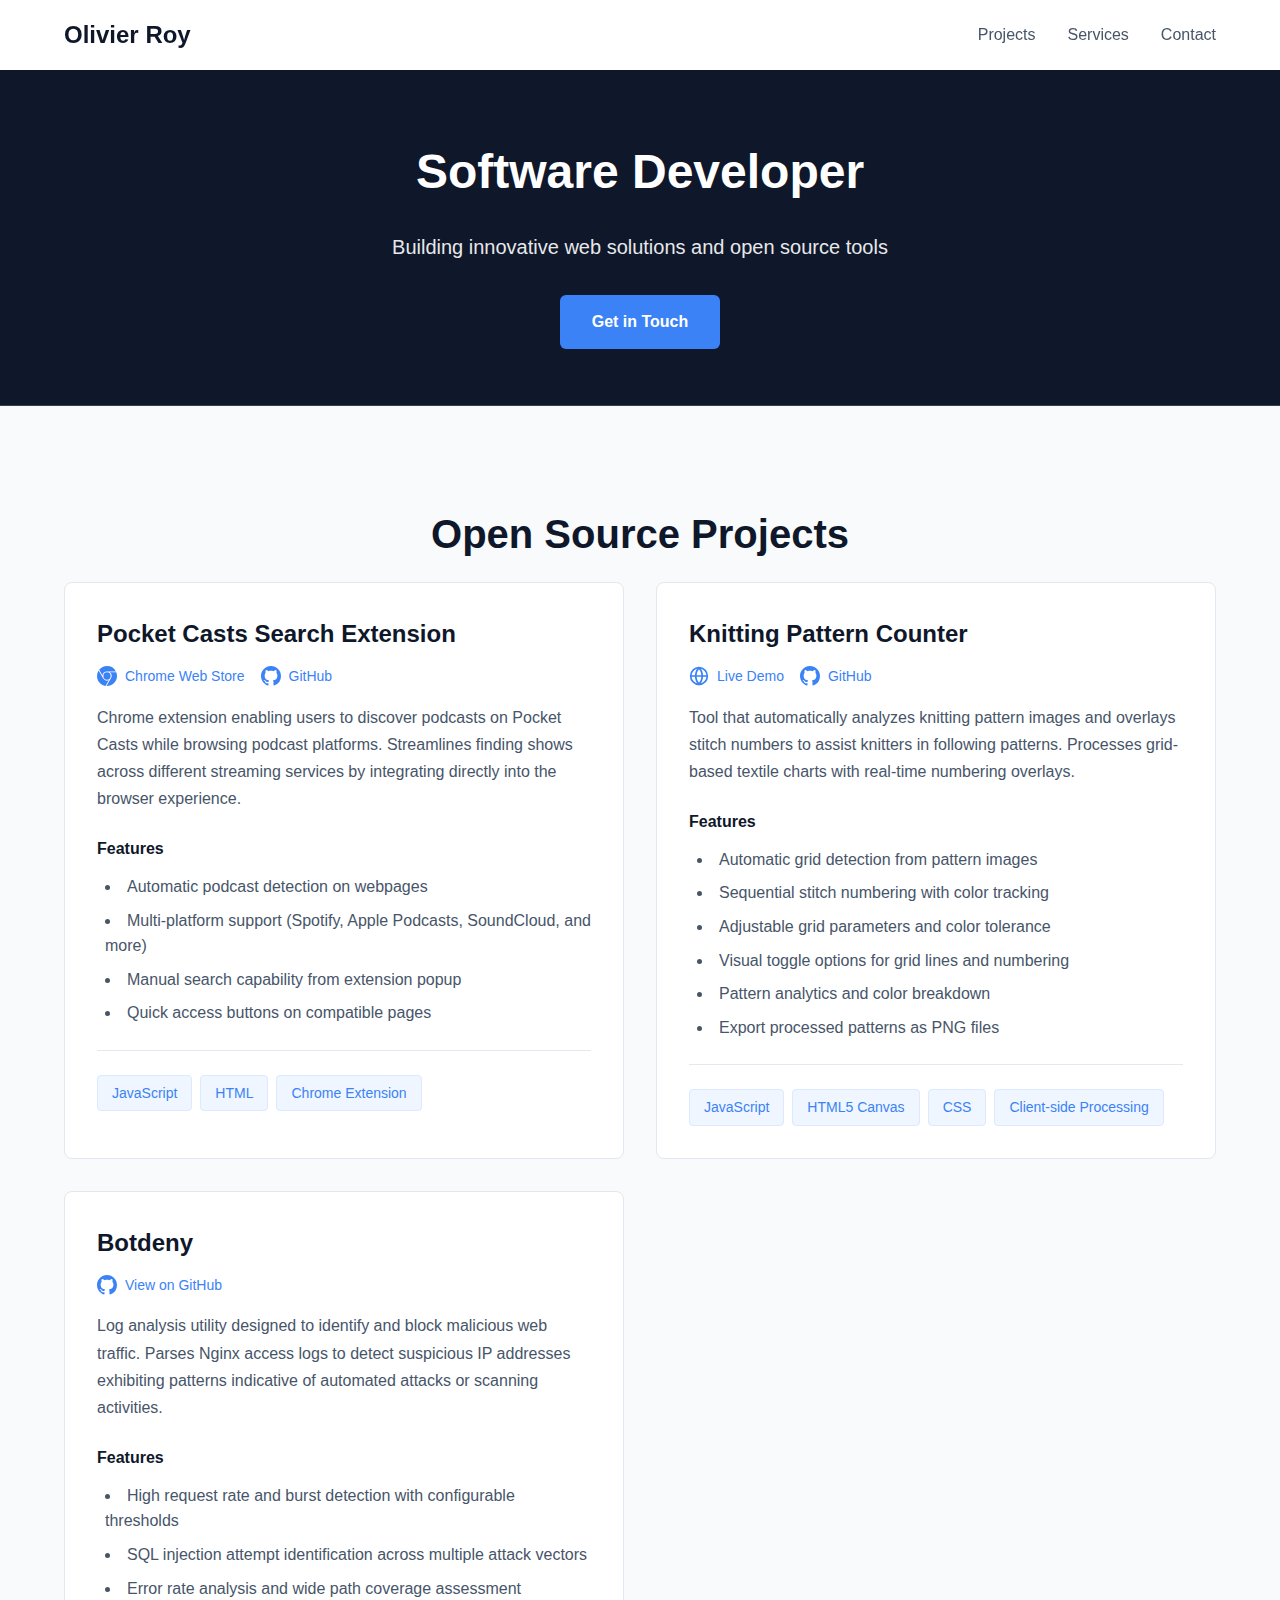
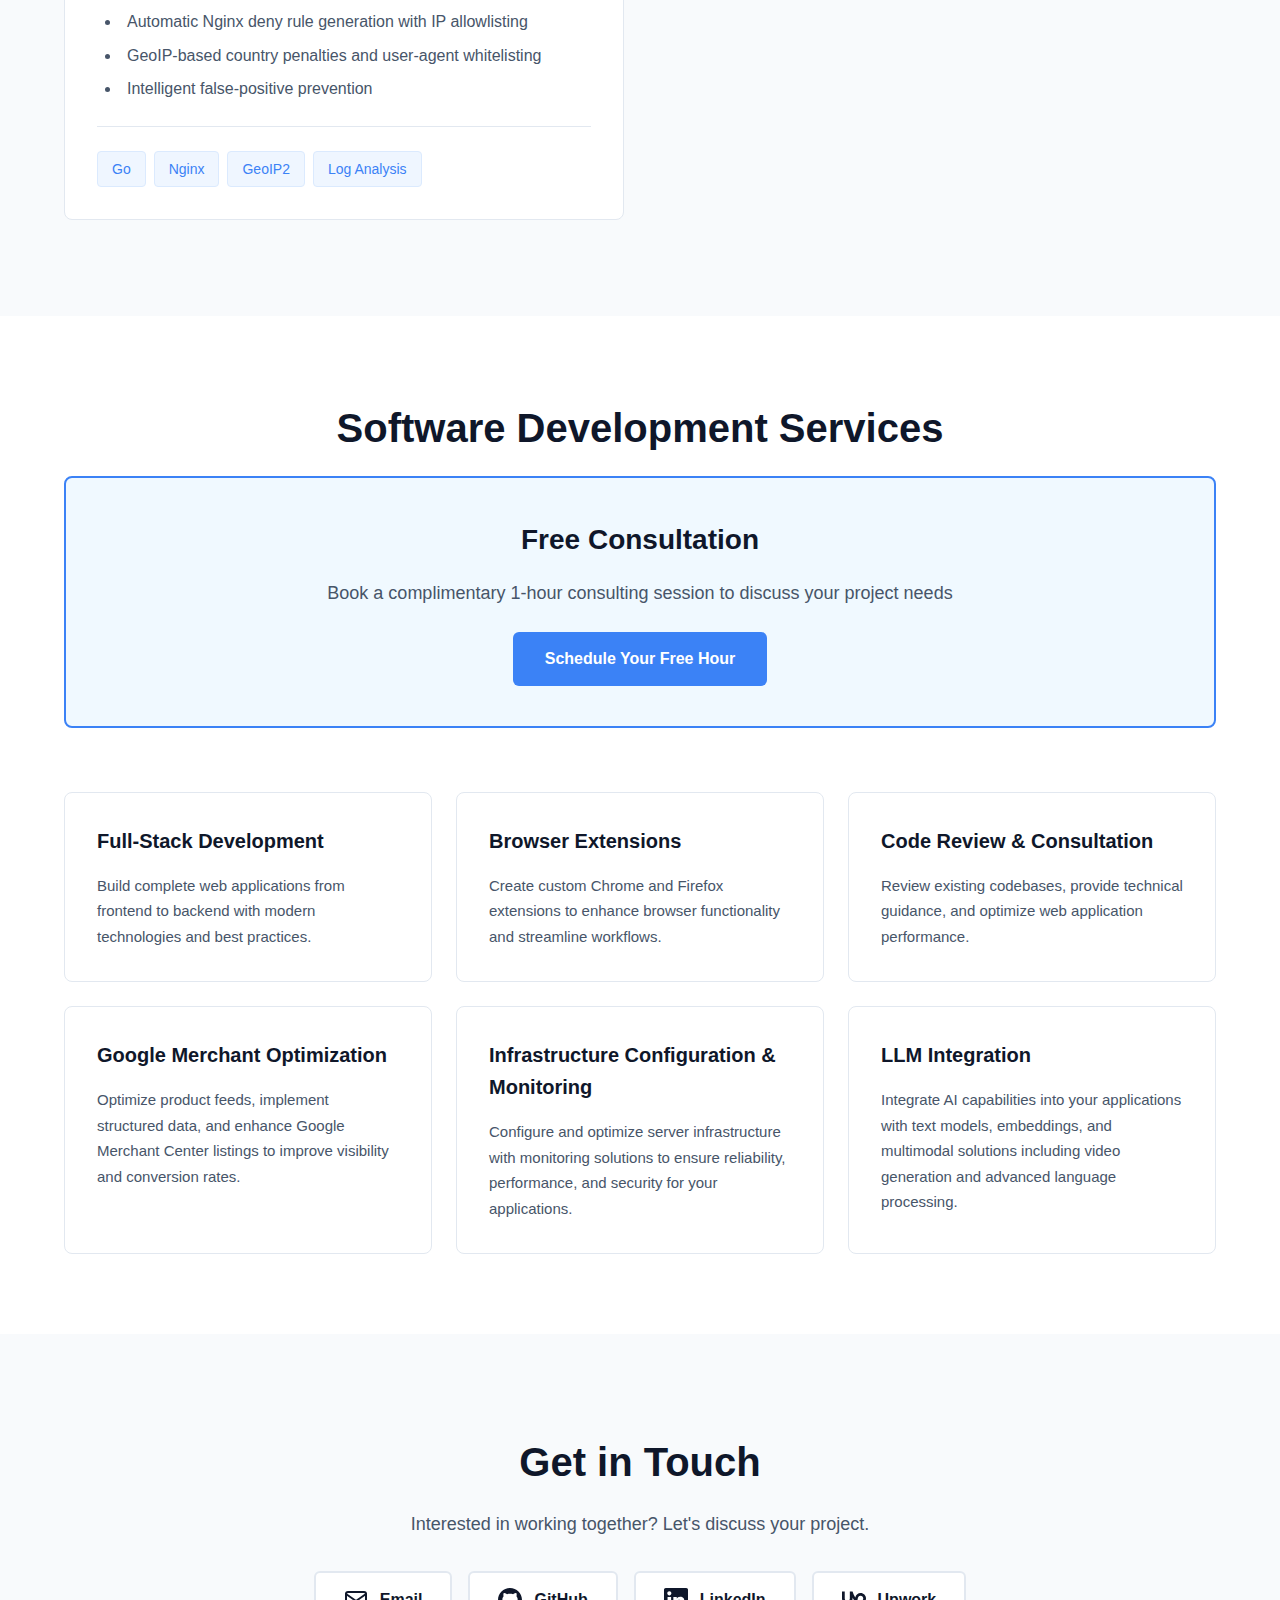
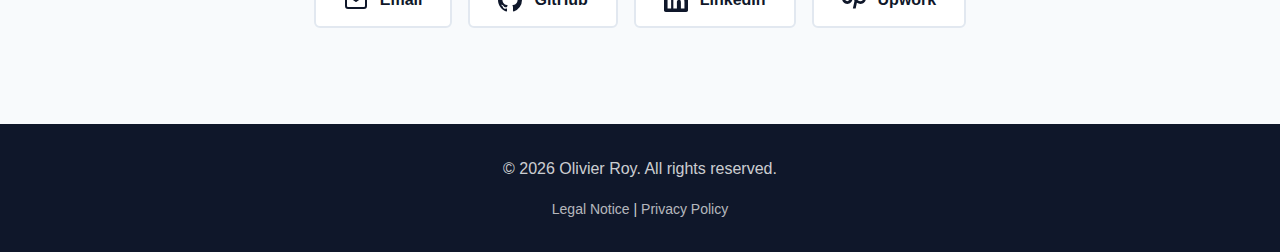
<file: index.html>
<!DOCTYPE html>
<html lang="en">
<head>
    <meta charset="UTF-8">
    <meta name="viewport" content="width=device-width, initial-scale=1.0">
    <title>Olivier Roy - Software Developer</title>
    <link rel="icon" type="image/svg+xml" href="favicon.svg">
    <link rel="stylesheet" href="styles.css">
</head>
<body>
    <header>
        <nav>
            <h1>Olivier Roy</h1>
            <ul>
                <!--<li><a href="#about">About</a></li>-->
                <li><a href="#projects">Projects</a></li>
                <li><a href="#services">Services</a></li>
                <li><a href="#contact">Contact</a></li>
            </ul>
        </nav>
    </header>

    <main>
        <section id="hero">
            <div class="hero-content">
                <h2>Software Developer</h2>
                <p>Building innovative web solutions and open source tools</p>
                <a href="#contact" class="cta-button">Get in Touch</a>
            </div>
        </section>

        <!--
        <section id="about">
            <div class="container">
                <h2>About Me</h2>
                <p>I'm a software developer passionate about creating practical, user-focused applications. I build tools that solve real problems and contribute to the open source community.</p>
            </div>
        </section>
        -->

        <section id="projects">
            <div class="container">
                <h2>Open Source Projects</h2>

                <div class="project-grid">
                    <article class="project-card">
                        <div class="project-header">
                            <h3>Pocket Casts Search Extension</h3>
                            <div class="project-links">
                                <a href="https://chromewebstore.google.com/detail/pocket-casts-search/hlpijedkipcldggdacalmagojpelmmof" target="_blank" rel="noopener noreferrer">
                                    <svg width="20" height="20" viewBox="0 0 24 24" fill="currentColor">
                                        <path d="M12 0C8.21 0 4.831 1.757 2.632 4.501l3.953 6.848A5.454 5.454 0 0 1 12 6.545h10.691A12 12 0 0 0 12 0zM1.931 5.47A11.943 11.943 0 0 0 0 12c0 6.012 4.42 10.991 10.189 11.864l3.953-6.847a5.45 5.45 0 0 1-6.865-2.29zm13.342 2.166a5.446 5.446 0 0 1 1.45 7.09l.002.001h-.002l-5.344 9.257c.206.01.413.016.621.016 6.627 0 12-5.373 12-12 0-1.54-.29-3.011-.818-4.364zM12 16.364a4.364 4.364 0 1 1 0-8.728 4.364 4.364 0 0 1 0 8.728z"/>
                                    </svg>
                                    Chrome Web Store
                                </a>
                                <a href="https://github.com/olivierroy/pocketcasts-search" target="_blank" rel="noopener noreferrer">
                                    <svg width="20" height="20" viewBox="0 0 16 16" fill="currentColor">
                                        <path d="M8 0C3.58 0 0 3.58 0 8c0 3.54 2.29 6.53 5.47 7.59.4.07.55-.17.55-.38 0-.19-.01-.82-.01-1.49-2.01.37-2.53-.49-2.69-.94-.09-.23-.48-.94-.82-1.13-.28-.15-.68-.52-.01-.53.63-.01 1.08.58 1.23.82.72 1.21 1.87.87 2.33.66.07-.52.28-.87.51-1.07-1.78-.2-3.64-.89-3.64-3.95 0-.87.31-1.59.82-2.15-.08-.2-.36-1.02.08-2.12 0 0 .67-.21 2.2.82.64-.18 1.32-.27 2-.27.68 0 1.36.09 2 .27 1.53-1.04 2.2-.82 2.2-.82.44 1.1.16 1.92.08 2.12.51.56.82 1.27.82 2.15 0 3.07-1.87 3.75-3.65 3.95.29.25.54.73.54 1.48 0 1.07-.01 1.93-.01 2.2 0 .21.15.46.55.38A8.013 8.013 0 0016 8c0-4.42-3.58-8-8-8z"/>
                                    </svg>
                                    GitHub
                                </a>
                            </div>
                        </div>
                        <p class="project-description">Chrome extension enabling users to discover podcasts on Pocket Casts while browsing podcast platforms. Streamlines finding shows across different streaming services by integrating directly into the browser experience.</p>

                        <div class="project-features">
                            <h4>Features</h4>
                            <ul>
                                <li>Automatic podcast detection on webpages</li>
                                <li>Multi-platform support (Spotify, Apple Podcasts, SoundCloud, and more)</li>
                                <li>Manual search capability from extension popup</li>
                                <li>Quick access buttons on compatible pages</li>
                            </ul>
                        </div>

                        <div class="tech-stack">
                            <span class="tech-tag">JavaScript</span>
                            <span class="tech-tag">HTML</span>
                            <span class="tech-tag">Chrome Extension</span>
                        </div>
                    </article>

                    <article class="project-card">
                        <div class="project-header">
                            <h3>Knitting Pattern Counter</h3>
                            <div class="project-links">
                                <a href="http://knitting.olivierroy.dev/" target="_blank" rel="noopener noreferrer">
                                    <svg width="20" height="20" viewBox="0 0 24 24" fill="none" stroke="currentColor" stroke-width="2" stroke-linecap="round" stroke-linejoin="round">
                                        <circle cx="12" cy="12" r="10"></circle>
                                        <line x1="2" y1="12" x2="22" y2="12"></line>
                                        <path d="M12 2a15.3 15.3 0 0 1 4 10 15.3 15.3 0 0 1-4 10 15.3 15.3 0 0 1-4-10 15.3 15.3 0 0 1 4-10z"></path>
                                    </svg>
                                    Live Demo
                                </a>
                                <a href="https://github.com/olivierroy/knitting_counter" target="_blank" rel="noopener noreferrer">
                                    <svg width="20" height="20" viewBox="0 0 16 16" fill="currentColor">
                                        <path d="M8 0C3.58 0 0 3.58 0 8c0 3.54 2.29 6.53 5.47 7.59.4.07.55-.17.55-.38 0-.19-.01-.82-.01-1.49-2.01.37-2.53-.49-2.69-.94-.09-.23-.48-.94-.82-1.13-.28-.15-.68-.52-.01-.53.63-.01 1.08.58 1.23.82.72 1.21 1.87.87 2.33.66.07-.52.28-.87.51-1.07-1.78-.2-3.64-.89-3.64-3.95 0-.87.31-1.59.82-2.15-.08-.2-.36-1.02.08-2.12 0 0 .67-.21 2.2.82.64-.18 1.32-.27 2-.27.68 0 1.36.09 2 .27 1.53-1.04 2.2-.82 2.2-.82.44 1.1.16 1.92.08 2.12.51.56.82 1.27.82 2.15 0 3.07-1.87 3.75-3.65 3.95.29.25.54.73.54 1.48 0 1.07-.01 1.93-.01 2.2 0 .21.15.46.55.38A8.013 8.013 0 0016 8c0-4.42-3.58-8-8-8z"/>
                                    </svg>
                                    GitHub
                                </a>
                            </div>
                        </div>
                        <p class="project-description">Tool that automatically analyzes knitting pattern images and overlays stitch numbers to assist knitters in following patterns. Processes grid-based textile charts with real-time numbering overlays.</p>

                        <div class="project-features">
                            <h4>Features</h4>
                            <ul>
                                <li>Automatic grid detection from pattern images</li>
                                <li>Sequential stitch numbering with color tracking</li>
                                <li>Adjustable grid parameters and color tolerance</li>
                                <li>Visual toggle options for grid lines and numbering</li>
                                <li>Pattern analytics and color breakdown</li>
                                <li>Export processed patterns as PNG files</li>
                            </ul>
                        </div>

                        <div class="tech-stack">
                            <span class="tech-tag">JavaScript</span>
                            <span class="tech-tag">HTML5 Canvas</span>
                            <span class="tech-tag">CSS</span>
                            <span class="tech-tag">Client-side Processing</span>
                        </div>
                    </article>

                    <article class="project-card">
                        <div class="project-header">
                            <h3>Botdeny</h3>
                            <div class="project-links">
                                <a href="https://github.com/olivierroy/botdeny" target="_blank" rel="noopener noreferrer">
                                    <svg width="20" height="20" viewBox="0 0 16 16" fill="currentColor">
                                        <path d="M8 0C3.58 0 0 3.58 0 8c0 3.54 2.29 6.53 5.47 7.59.4.07.55-.17.55-.38 0-.19-.01-.82-.01-1.49-2.01.37-2.53-.49-2.69-.94-.09-.23-.48-.94-.82-1.13-.28-.15-.68-.52-.01-.53.63-.01 1.08.58 1.23.82.72 1.21 1.87.87 2.33.66.07-.52.28-.87.51-1.07-1.78-.2-3.64-.89-3.64-3.95 0-.87.31-1.59.82-2.15-.08-.2-.36-1.02.08-2.12 0 0 .67-.21 2.2.82.64-.18 1.32-.27 2-.27.68 0 1.36.09 2 .27 1.53-1.04 2.2-.82 2.2-.82.44 1.1.16 1.92.08 2.12.51.56.82 1.27.82 2.15 0 3.07-1.87 3.75-3.65 3.95.29.25.54.73.54 1.48 0 1.07-.01 1.93-.01 2.2 0 .21.15.46.55.38A8.013 8.013 0 0016 8c0-4.42-3.58-8-8-8z"/>
                                    </svg>
                                    View on GitHub
                                </a>
                            </div>
                        </div>
                        <p class="project-description">Log analysis utility designed to identify and block malicious web traffic. Parses Nginx access logs to detect suspicious IP addresses exhibiting patterns indicative of automated attacks or scanning activities.</p>

                        <div class="project-features">
                            <h4>Features</h4>
                            <ul>
                                <li>High request rate and burst detection with configurable thresholds</li>
                                <li>SQL injection attempt identification across multiple attack vectors</li>
                                <li>Error rate analysis and wide path coverage assessment</li>
                                <li>Automatic Nginx deny rule generation with IP allowlisting</li>
                                <li>GeoIP-based country penalties and user-agent whitelisting</li>
                                <li>Intelligent false-positive prevention</li>
                            </ul>
                        </div>

                        <div class="tech-stack">
                            <span class="tech-tag">Go</span>
                            <span class="tech-tag">Nginx</span>
                            <span class="tech-tag">GeoIP2</span>
                            <span class="tech-tag">Log Analysis</span>
                        </div>
                    </article>
                </div>
            </div>
        </section>

        <section id="services">
            <div class="container">
                <h2>Software Development Services</h2>

                <div class="consulting-offer">
                    <h3>Free Consultation</h3>
                    <p>Book a complimentary 1-hour consulting session to discuss your project needs</p>
                    <a href="https://calendar.app.google/ZnCX8yU1MJePJq5c6" target="_blank" rel="noopener noreferrer" class="cta-button">
                        Schedule Your Free Hour
                    </a>
                </div>

                <div class="services-grid">
                    <div class="service-card">
                        <h3>Full-Stack Development</h3>
                        <p>Build complete web applications from frontend to backend with modern technologies and best practices.</p>
                    </div>
                    <div class="service-card">
                        <h3>Browser Extensions</h3>
                        <p>Create custom Chrome and Firefox extensions to enhance browser functionality and streamline workflows.</p>
                    </div>
                    <div class="service-card">
                        <h3>Code Review & Consultation</h3>
                        <p>Review existing codebases, provide technical guidance, and optimize web application performance.</p>
                    </div>
                    <div class="service-card">
                        <h3>Google Merchant Optimization</h3>
                        <p>Optimize product feeds, implement structured data, and enhance Google Merchant Center listings to improve visibility and conversion rates.</p>
                    </div>
                    <div class="service-card">
                        <h3>Infrastructure Configuration & Monitoring</h3>
                        <p>Configure and optimize server infrastructure with monitoring solutions to ensure reliability, performance, and security for your applications.</p>
                    </div>
                    <div class="service-card">
                        <h3>LLM Integration</h3>
                        <p>Integrate AI capabilities into your applications with text models, embeddings, and multimodal solutions including video generation and advanced language processing.</p>
                    </div>
                </div>
            </div>
        </section>

        <section id="contact">
            <div class="container">
                <h2>Get in Touch</h2>
                <p>Interested in working together? Let's discuss your project.</p>
                <div class="contact-links">
                    <a href="mailto:contact@olivierroy.dev" class="contact-button">
                        <svg width="24" height="24" viewBox="0 0 24 24" fill="none" stroke="currentColor" stroke-width="2" stroke-linecap="round" stroke-linejoin="round">
                            <path d="M4 4h16c1.1 0 2 .9 2 2v12c0 1.1-.9 2-2 2H4c-1.1 0-2-.9-2-2V6c0-1.1.9-2 2-2z"></path>
                            <polyline points="22,6 12,13 2,6"></polyline>
                        </svg>
                        Email
                    </a>
                    <a href="https://github.com/olivierroy" target="_blank" rel="noopener noreferrer" class="contact-button">
                        <svg width="24" height="24" viewBox="0 0 16 16" fill="currentColor">
                            <path d="M8 0C3.58 0 0 3.58 0 8c0 3.54 2.29 6.53 5.47 7.59.4.07.55-.17.55-.38 0-.19-.01-.82-.01-1.49-2.01.37-2.53-.49-2.69-.94-.09-.23-.48-.94-.82-1.13-.28-.15-.68-.52-.01-.53.63-.01 1.08.58 1.23.82.72 1.21 1.87.87 2.33.66.07-.52.28-.87.51-1.07-1.78-.2-3.64-.89-3.64-3.95 0-.87.31-1.59.82-2.15-.08-.2-.36-1.02.08-2.12 0 0 .67-.21 2.2.82.64-.18 1.32-.27 2-.27.68 0 1.36.09 2 .27 1.53-1.04 2.2-.82 2.2-.82.44 1.1.16 1.92.08 2.12.51.56.82 1.27.82 2.15 0 3.07-1.87 3.75-3.65 3.95.29.25.54.73.54 1.48 0 1.07-.01 1.93-.01 2.2 0 .21.15.46.55.38A8.013 8.013 0 0016 8c0-4.42-3.58-8-8-8z"/>
                        </svg>
                        GitHub
                    </a>
                    <a href="https://www.linkedin.com/in/olivier-roy-b060211b6/" target="_blank" rel="noopener noreferrer" class="contact-button">
                        <svg width="24" height="24" viewBox="0 0 24 24" fill="currentColor">
                            <path d="M20.447 20.452h-3.554v-5.569c0-1.328-.027-3.037-1.852-3.037-1.853 0-2.136 1.445-2.136 2.939v5.667H9.351V9h3.414v1.561h.046c.477-.9 1.637-1.85 3.37-1.85 3.601 0 4.267 2.37 4.267 5.455v6.286zM5.337 7.433c-1.144 0-2.063-.926-2.063-2.065 0-1.138.92-2.063 2.063-2.063 1.14 0 2.064.925 2.064 2.063 0 1.139-.925 2.065-2.064 2.065zm1.782 13.019H3.555V9h3.564v11.452zM22.225 0H1.771C.792 0 0 .774 0 1.729v20.542C0 23.227.792 24 1.771 24h20.451C23.2 24 24 23.227 24 22.271V1.729C24 .774 23.2 0 22.222 0h.003z"/>
                        </svg>
                        LinkedIn
                    </a>
                    <a href="https://upwork.com/freelancers/~0108e5b81a2b8cb391" target="_blank" rel="noopener noreferrer" class="contact-button">
                        <svg width="24" height="24" viewBox="0 0 24 24" fill="currentColor">
                            <path d="M18.561 13.158c-1.102 0-2.135-.467-3.074-1.227l.228-1.076.008-.042c.207-1.143.849-3.06 2.839-3.06 1.492 0 2.703 1.212 2.703 2.703-.001 1.489-1.212 2.702-2.704 2.702zm0-8.14c-2.539 0-4.51 1.649-5.31 4.366-1.22-1.834-2.148-4.036-2.687-5.892H7.828v7.112c-.002 1.406-1.141 2.546-2.547 2.548-1.405-.002-2.543-1.143-2.545-2.548V3.492H0v7.112c0 2.914 2.37 5.303 5.281 5.303 2.913 0 5.283-2.389 5.283-5.303v-1.19c.529 1.107 1.182 2.229 1.974 3.221l-1.673 7.873h2.797l1.213-5.71c1.063.679 2.285 1.109 3.686 1.109 3 0 5.439-2.452 5.439-5.45 0-3-2.439-5.439-5.439-5.439z"/>
                        </svg>
                        Upwork
                    </a>
                </div>
            </div>
        </section>
    </main>

    <footer>
        <div class="container">
            <p>&copy; <span id="current-year"></span> Olivier Roy. All rights reserved.</p>
            <p class="legal-links">
                <a href="legal-notice.html">Legal Notice</a> |
                <a href="privacy-policy.html">Privacy Policy</a>
            </p>
        </div>
    </footer>

    <script>
        document.getElementById('current-year').textContent = new Date().getFullYear();
    </script>
</body>
</html>
</file>
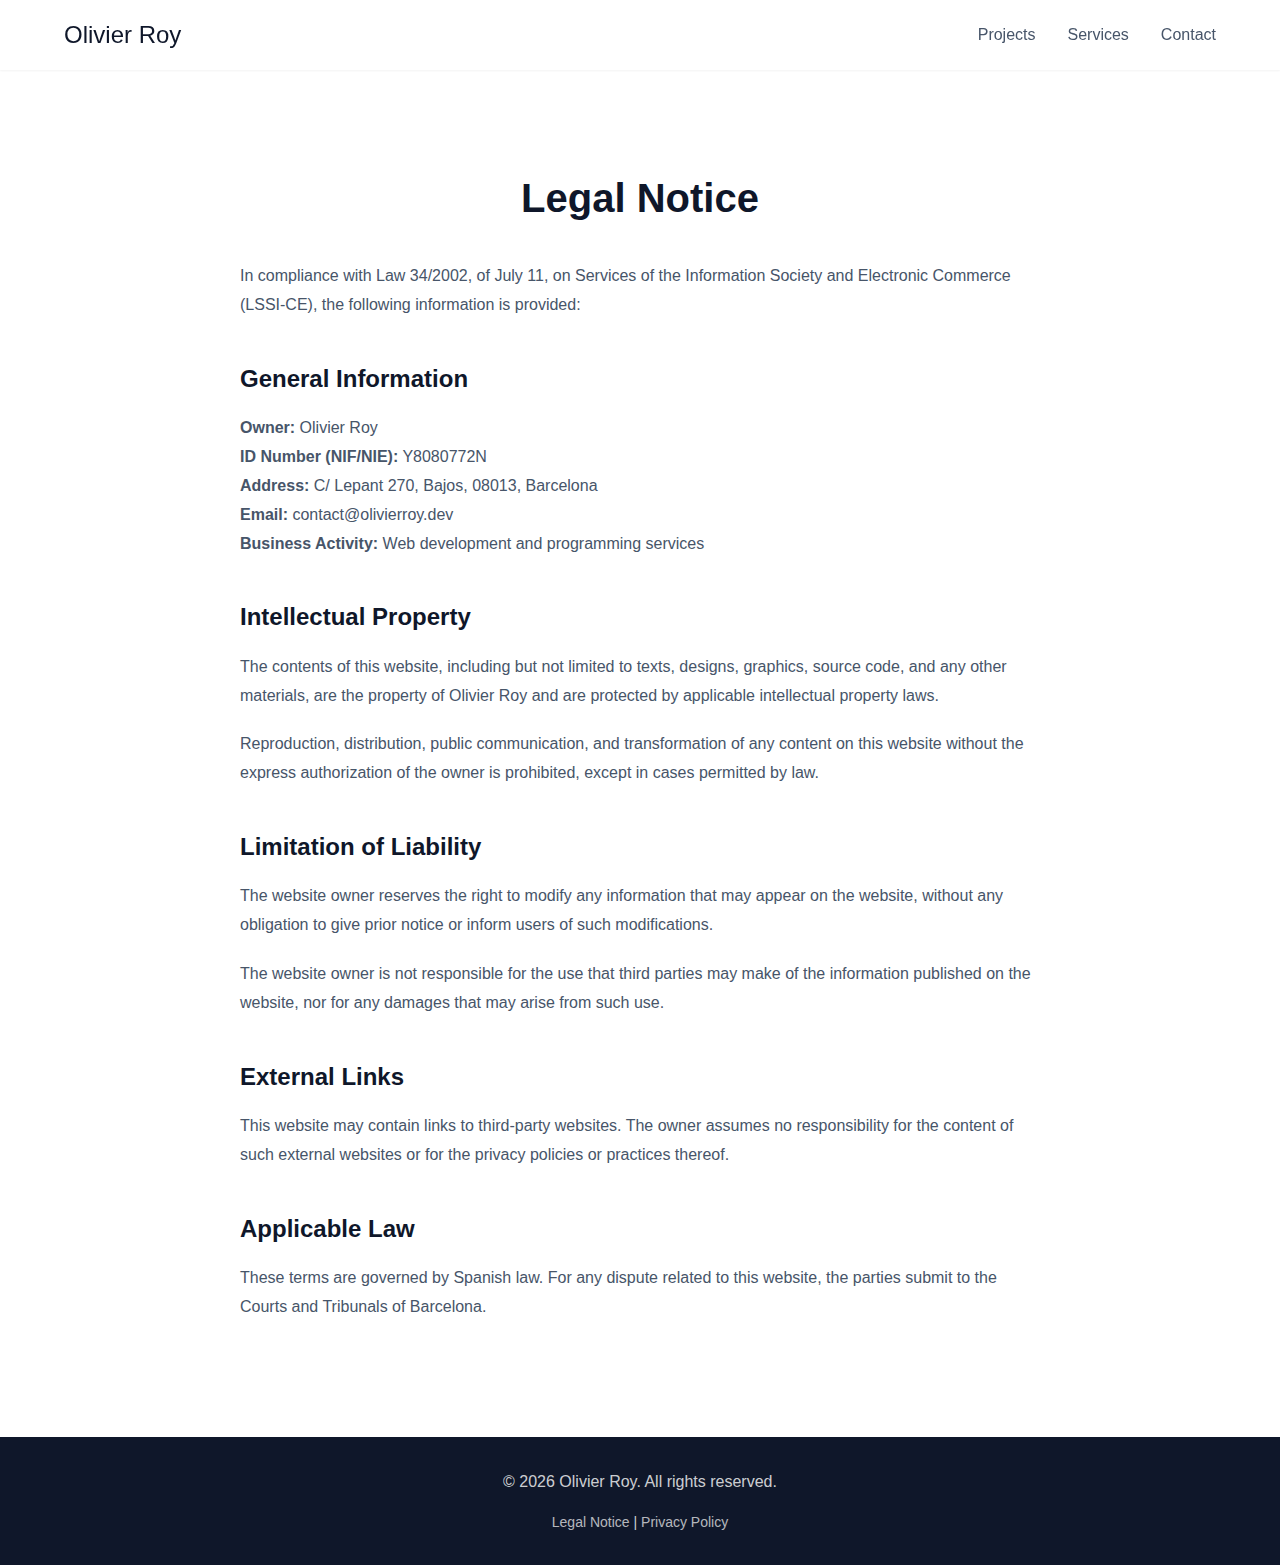
<file: legal-notice.html>
<!DOCTYPE html>
<html lang="en">
<head>
    <meta charset="UTF-8">
    <meta name="viewport" content="width=device-width, initial-scale=1.0">
    <title>Legal Notice - Olivier Roy</title>
    <link rel="icon" type="image/svg+xml" href="favicon.svg">
    <link rel="stylesheet" href="styles.css">
</head>
<body>
    <header>
        <nav>
            <h1><a href="index.html" style="color: inherit; text-decoration: none;">Olivier Roy</a></h1>
            <ul>
                <li><a href="index.html#projects">Projects</a></li>
                <li><a href="index.html#services">Services</a></li>
                <li><a href="index.html#contact">Contact</a></li>
            </ul>
        </nav>
    </header>

    <main>
        <section id="legal-notice">
            <div class="container">
                <h2>Legal Notice</h2>

                <div class="legal-content">
                    <p>In compliance with Law 34/2002, of July 11, on Services of the Information Society and Electronic Commerce (LSSI-CE), the following information is provided:</p>

                    <h3>General Information</h3>
                    <p><strong>Owner:</strong> Olivier Roy<br>
                    <strong>ID Number (NIF/NIE):</strong> Y8080772N<br>
                    <strong>Address:</strong> C/ Lepant 270, Bajos, 08013, Barcelona<br>
                    <strong>Email:</strong> contact@olivierroy.dev<br>
                    <strong>Business Activity:</strong> Web development and programming services</p>

                    <h3>Intellectual Property</h3>
                    <p>The contents of this website, including but not limited to texts, designs, graphics, source code, and any other materials, are the property of Olivier Roy and are protected by applicable intellectual property laws.</p>

                    <p>Reproduction, distribution, public communication, and transformation of any content on this website without the express authorization of the owner is prohibited, except in cases permitted by law.</p>

                    <h3>Limitation of Liability</h3>
                    <p>The website owner reserves the right to modify any information that may appear on the website, without any obligation to give prior notice or inform users of such modifications.</p>

                    <p>The website owner is not responsible for the use that third parties may make of the information published on the website, nor for any damages that may arise from such use.</p>

                    <h3>External Links</h3>
                    <p>This website may contain links to third-party websites. The owner assumes no responsibility for the content of such external websites or for the privacy policies or practices thereof.</p>

                    <h3>Applicable Law</h3>
                    <p>These terms are governed by Spanish law. For any dispute related to this website, the parties submit to the Courts and Tribunals of Barcelona.</p>
                </div>
            </div>
        </section>
    </main>

    <footer>
        <div class="container">
            <p>&copy; <span id="current-year"></span> Olivier Roy. All rights reserved.</p>
            <p class="legal-links">
                <a href="legal-notice.html">Legal Notice</a> |
                <a href="privacy-policy.html">Privacy Policy</a>
            </p>
        </div>
    </footer>

    <script>
        document.getElementById('current-year').textContent = new Date().getFullYear();
    </script>
</body>
</html>
</file>
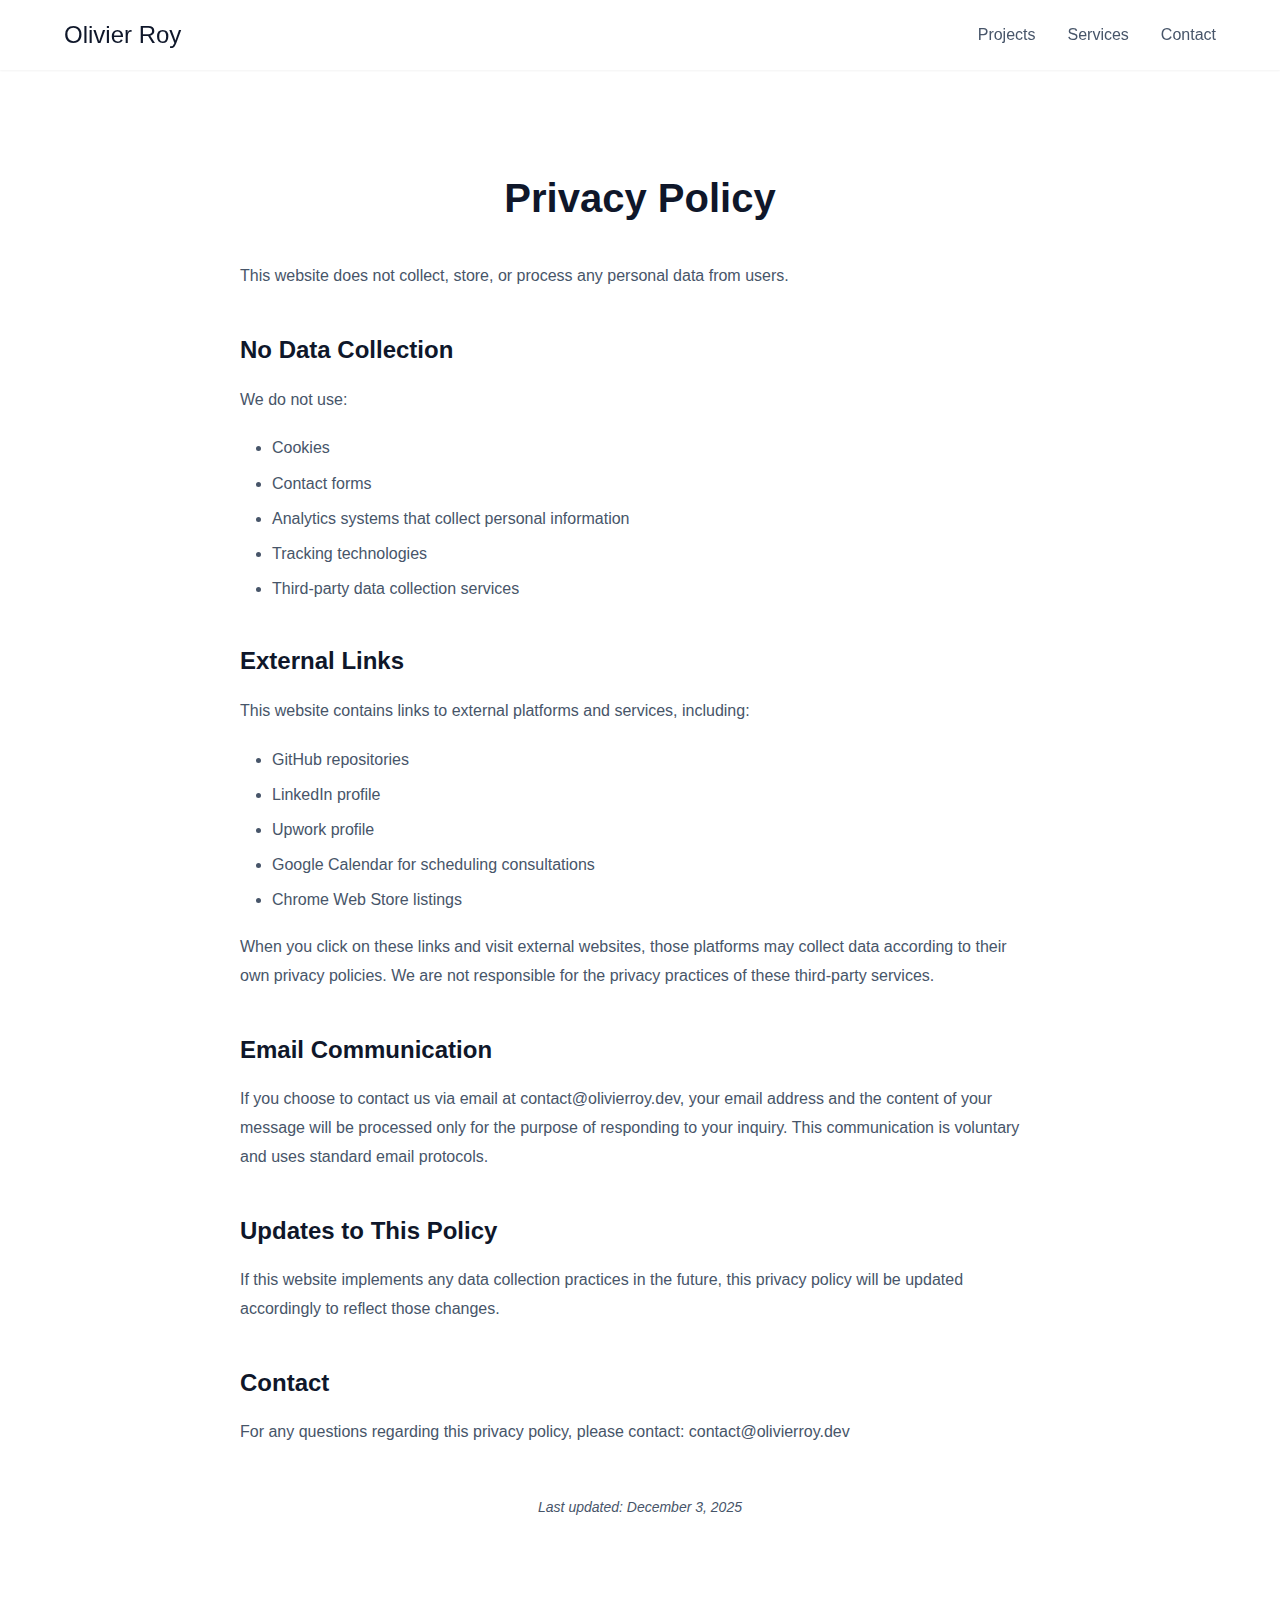
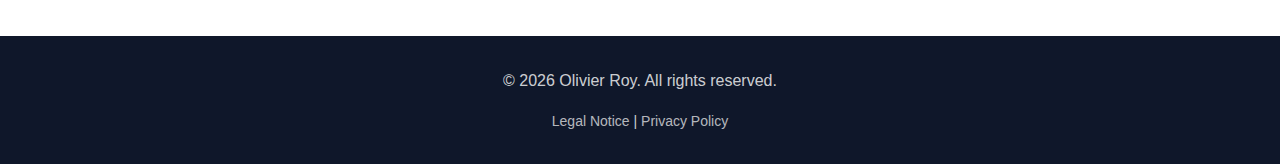
<file: privacy-policy.html>
<!DOCTYPE html>
<html lang="en">
<head>
    <meta charset="UTF-8">
    <meta name="viewport" content="width=device-width, initial-scale=1.0">
    <title>Privacy Policy - Olivier Roy</title>
    <link rel="icon" type="image/svg+xml" href="favicon.svg">
    <link rel="stylesheet" href="styles.css">
</head>
<body>
    <header>
        <nav>
            <h1><a href="index.html" style="color: inherit; text-decoration: none;">Olivier Roy</a></h1>
            <ul>
                <li><a href="index.html#projects">Projects</a></li>
                <li><a href="index.html#services">Services</a></li>
                <li><a href="index.html#contact">Contact</a></li>
            </ul>
        </nav>
    </header>

    <main>
        <section id="privacy-policy">
            <div class="container">
                <h2>Privacy Policy</h2>

                <div class="legal-content">
                    <p>This website does not collect, store, or process any personal data from users.</p>

                    <h3>No Data Collection</h3>
                    <p>We do not use:</p>
                    <ul>
                        <li>Cookies</li>
                        <li>Contact forms</li>
                        <li>Analytics systems that collect personal information</li>
                        <li>Tracking technologies</li>
                        <li>Third-party data collection services</li>
                    </ul>

                    <h3>External Links</h3>
                    <p>This website contains links to external platforms and services, including:</p>
                    <ul>
                        <li>GitHub repositories</li>
                        <li>LinkedIn profile</li>
                        <li>Upwork profile</li>
                        <li>Google Calendar for scheduling consultations</li>
                        <li>Chrome Web Store listings</li>
                    </ul>

                    <p>When you click on these links and visit external websites, those platforms may collect data according to their own privacy policies. We are not responsible for the privacy practices of these third-party services.</p>

                    <h3>Email Communication</h3>
                    <p>If you choose to contact us via email at contact@olivierroy.dev, your email address and the content of your message will be processed only for the purpose of responding to your inquiry. This communication is voluntary and uses standard email protocols.</p>

                    <h3>Updates to This Policy</h3>
                    <p>If this website implements any data collection practices in the future, this privacy policy will be updated accordingly to reflect those changes.</p>

                    <h3>Contact</h3>
                    <p>For any questions regarding this privacy policy, please contact: contact@olivierroy.dev</p>

                    <p><em>Last updated: December 3, 2025</em></p>
                </div>
            </div>
        </section>
    </main>

    <footer>
        <div class="container">
            <p>&copy; <span id="current-year"></span> Olivier Roy. All rights reserved.</p>
            <p class="legal-links">
                <a href="legal-notice.html">Legal Notice</a> |
                <a href="privacy-policy.html">Privacy Policy</a>
            </p>
        </div>
    </footer>

    <script>
        document.getElementById('current-year').textContent = new Date().getFullYear();
    </script>
</body>
</html>
</file>
<file: styles.css>
* {
    margin: 0;
    padding: 0;
    box-sizing: border-box;
}

:root {
    --primary-color: #0f172a;
    --primary-accent: #3b82f6;
    --primary-dark: #020617;
    --text-primary: #0f172a;
    --text-secondary: #475569;
    --bg-light: #f8fafc;
    --bg-white: #ffffff;
    --bg-dark: #1e293b;
    --border-color: #e2e8f0;
    --accent-blue: #3b82f6;
    --shadow-sm: 0 1px 2px 0 rgba(0, 0, 0, 0.05);
    --shadow-md: 0 4px 6px -1px rgba(0, 0, 0, 0.1);
    --shadow-lg: 0 10px 15px -3px rgba(0, 0, 0, 0.1);
}

body {
    font-family: -apple-system, BlinkMacSystemFont, 'Segoe UI', Roboto, 'Helvetica Neue', Arial, sans-serif;
    color: var(--text-primary);
    line-height: 1.6;
}

.container {
    max-width: 1200px;
    margin: 0 auto;
    padding: 0 1.5rem;
}

/* Header & Navigation */
header {
    background: var(--bg-white);
    box-shadow: var(--shadow-sm);
    position: sticky;
    top: 0;
    z-index: 100;
}

nav {
    max-width: 1200px;
    margin: 0 auto;
    padding: 1rem 1.5rem;
    display: flex;
    justify-content: space-between;
    align-items: center;
}

nav h1 {
    font-size: 1.5rem;
    color: var(--text-primary);
}

nav ul {
    display: flex;
    list-style: none;
    gap: 2rem;
}

nav a {
    text-decoration: none;
    color: var(--text-secondary);
    font-weight: 500;
    transition: color 0.3s;
}

nav a:hover {
    color: var(--accent-blue);
}

/* Hero Section */
#hero {
    background: var(--primary-color);
    color: white;
    padding: 4rem 1.5rem 3.5rem;
    text-align: center;
    border-bottom: 1px solid #334155;
}

.hero-content h2 {
    font-size: 3rem;
    margin-bottom: 1.25rem;
    font-weight: 700;
}

.hero-content p {
    font-size: 1.25rem;
    margin-bottom: 2rem;
    opacity: 0.9;
    max-width: 600px;
    margin-left: auto;
    margin-right: auto;
}

.cta-button {
    display: inline-block;
    background: var(--accent-blue);
    color: white;
    padding: 0.875rem 2rem;
    border-radius: 0.375rem;
    text-decoration: none;
    font-weight: 600;
    transition: all 0.2s;
}

.cta-button:hover {
    background: #2563eb;
}

/* About Section */
#about {
    padding: 4rem 1.5rem;
    background: var(--bg-white);
}

#about h2 {
    font-size: 2.5rem;
    margin-bottom: 1.5rem;
    text-align: center;
    font-weight: 700;
}

#about p {
    font-size: 1.125rem;
    color: var(--text-secondary);
    max-width: 800px;
    margin: 0 auto;
    text-align: center;
    line-height: 1.7;
}

/* Projects Section */
#projects {
    padding: 6rem 1.5rem;
    background: var(--bg-light);
}

#projects h2 {
    font-size: 2.5rem;
    margin-bottom: 1rem;
    text-align: center;
    font-weight: 700;
}

#projects > .container > p {
    text-align: center;
    color: var(--text-secondary);
    font-size: 1.125rem;
    margin-bottom: 3.5rem;
    max-width: 700px;
    margin-left: auto;
    margin-right: auto;
}

.project-grid {
    display: grid;
    gap: 2rem;
    grid-template-columns: repeat(auto-fit, minmax(500px, 1fr));
}

.project-card {
    background: var(--bg-white);
    border-radius: 0.5rem;
    padding: 2rem;
    border: 1px solid var(--border-color);
    transition: all 0.2s;
}

.project-card:hover {
    border-color: var(--accent-blue);
    box-shadow: 0 4px 12px rgba(0, 0, 0, 0.08);
}

.project-header {
    margin-bottom: 1rem;
}

.project-header h3 {
    font-size: 1.5rem;
    color: var(--text-primary);
    margin-bottom: 0.75rem;
}

.project-links {
    display: flex;
    gap: 1rem;
    flex-wrap: wrap;
    align-items: center;
}

.project-links a {
    display: inline-flex;
    align-items: center;
    gap: 0.5rem;
    color: var(--accent-blue);
    text-decoration: none;
    font-size: 0.875rem;
    font-weight: 500;
    transition: color 0.3s;
}

.project-links a:hover {
    color: #2563eb;
}

.project-description {
    color: var(--text-secondary);
    margin-bottom: 1.5rem;
    line-height: 1.7;
}

.project-features {
    margin-bottom: 1.5rem;
}

.project-features h4 {
    font-size: 1rem;
    margin-bottom: 0.75rem;
    color: var(--text-primary);
}

.project-features ul {
    list-style-position: inside;
    color: var(--text-secondary);
}

.project-features li {
    margin-bottom: 0.5rem;
    padding-left: 0.5rem;
}

.tech-stack {
    display: flex;
    flex-wrap: wrap;
    gap: 0.5rem;
    margin-top: 1.5rem;
    padding-top: 1.5rem;
    border-top: 1px solid var(--border-color);
}

.tech-tag {
    background: #eff6ff;
    color: var(--accent-blue);
    padding: 0.375rem 0.875rem;
    border-radius: 0.25rem;
    font-size: 0.875rem;
    font-weight: 500;
    border: 1px solid #dbeafe;
}

/* Services Section */
#services {
    padding: 5rem 1.5rem;
    background: var(--bg-white);
}

#services h2 {
    font-size: 2.5rem;
    margin-bottom: 1rem;
    text-align: center;
    font-weight: 700;
}

#services > .container > p {
    text-align: center;
    color: var(--text-secondary);
    font-size: 1.125rem;
    margin-bottom: 3rem;
    max-width: 700px;
    margin-left: auto;
    margin-right: auto;
}

.consulting-offer {
    background: #f0f9ff;
    color: var(--text-primary);
    padding: 2.5rem 2rem;
    border-radius: 0.5rem;
    text-align: center;
    margin-bottom: 4rem;
    border: 2px solid var(--accent-blue);
}

.consulting-offer h3 {
    font-size: 1.75rem;
    margin-bottom: 1rem;
    font-weight: 700;
    color: var(--text-primary);
}

.consulting-offer p {
    font-size: 1.125rem;
    margin-bottom: 1.5rem;
    color: var(--text-secondary);
    max-width: 700px;
    margin-left: auto;
    margin-right: auto;
}

.consulting-offer .cta-button {
    background: var(--accent-blue);
    color: white;
    font-size: 1rem;
}

.consulting-offer .cta-button:hover {
    background: #2563eb;
}

.services-grid {
    display: flex;
    flex-wrap: wrap;
    gap: 1.5rem;
    justify-content: center;
}

.service-card {
    background: var(--bg-white);
    padding: 2rem;
    border-radius: 0.5rem;
    flex: 1 1 calc(33.333% - 1rem);
    min-width: 280px;
    max-width: 400px;
    border: 1px solid var(--border-color);
    transition: all 0.2s;
}

.service-card:hover {
    border-color: var(--accent-blue);
    box-shadow: 0 4px 12px rgba(0, 0, 0, 0.08);
}

.service-card h3 {
    font-size: 1.25rem;
    margin-bottom: 1rem;
    color: var(--text-primary);
    font-weight: 600;
}

.service-card p {
    color: var(--text-secondary);
    line-height: 1.7;
    font-size: 0.9375rem;
}

/* Contact Section */
#contact {
    padding: 6rem 1.5rem;
    background: var(--bg-light);
    text-align: center;
}

#contact h2 {
    font-size: 2.5rem;
    margin-bottom: 1rem;
    font-weight: 700;
}

#contact p {
    font-size: 1.125rem;
    color: var(--text-secondary);
    margin-bottom: 2rem;
}

.contact-links {
    display: flex;
    justify-content: center;
    gap: 1rem;
    flex-wrap: wrap;
}

.contact-button {
    display: inline-flex;
    align-items: center;
    gap: 0.75rem;
    background: var(--bg-white);
    color: var(--text-primary);
    padding: 0.875rem 1.75rem;
    border-radius: 0.375rem;
    text-decoration: none;
    font-weight: 600;
    transition: all 0.2s;
    border: 2px solid var(--border-color);
}

.contact-button:hover {
    border-color: var(--accent-blue);
    color: var(--accent-blue);
    background: #f8fafc;
}

/* Footer */
footer {
    background: var(--text-primary);
    color: white;
    padding: 2rem 1.5rem;
    text-align: center;
}

footer p {
    color: rgba(255, 255, 255, 0.8);
}

.legal-links {
    margin-top: 1rem;
    font-size: 0.875rem;
}

.legal-links a {
    color: rgba(255, 255, 255, 0.7);
    text-decoration: none;
    transition: color 0.3s;
}

.legal-links a:hover {
    color: var(--accent-blue);
}

/* Legal Pages */
#legal-notice,
#privacy-policy {
    padding: 6rem 1.5rem;
    background: var(--bg-white);
}

#legal-notice h2,
#privacy-policy h2 {
    font-size: 2.5rem;
    margin-bottom: 2rem;
    text-align: center;
    font-weight: 700;
}

.legal-content {
    max-width: 800px;
    margin: 0 auto;
}

.legal-content h3 {
    font-size: 1.5rem;
    margin-top: 2.5rem;
    margin-bottom: 1rem;
    color: var(--text-primary);
    font-weight: 600;
}

.legal-content p {
    color: var(--text-secondary);
    line-height: 1.8;
    margin-bottom: 1.25rem;
}

.legal-content ul {
    color: var(--text-secondary);
    margin-left: 2rem;
    margin-bottom: 1.25rem;
}

.legal-content li {
    margin-bottom: 0.5rem;
    line-height: 1.7;
}

.legal-content em {
    display: block;
    text-align: center;
    margin-top: 3rem;
    color: var(--text-secondary);
    font-size: 0.875rem;
}

/* Responsive Design */
@media (max-width: 768px) {
    .container {
        padding: 0 0.5rem;
    }

    nav {
        flex-direction: column;
        gap: 1rem;
        padding: 1rem 0.5rem;
    }

    .hero-content h2 {
        font-size: 2rem;
    }

    .hero-content p {
        font-size: 1rem;
    }

    #hero {
        padding: 3rem 0.5rem 2.5rem;
    }

    #about h2,
    #projects h2,
    #services h2,
    #contact h2,
    #legal-notice h2,
    #privacy-policy h2 {
        font-size: 2rem;
    }

    #about {
        padding: 2.5rem 0.5rem;
    }

    #projects,
    #services,
    #contact,
    #legal-notice,
    #privacy-policy {
        padding: 3rem 0.5rem;
    }

    nav ul {
        flex-wrap: wrap;
        justify-content: center;
        gap: 1rem;
    }

    .project-grid {
        grid-template-columns: 1fr;
    }

    .services-grid {
        gap: 1rem;
    }

    .service-card {
        flex: 1 1 100%;
        max-width: 100%;
        min-width: auto;
        padding: 1.5rem;
    }

    .project-header {
        flex-direction: column;
        gap: 0.5rem;
    }

    .consulting-offer {
        padding: 2rem 1.5rem;
    }

    .consulting-offer h3 {
        font-size: 1.5rem;
    }

    .consulting-offer p {
        font-size: 1rem;
    }

    footer {
        padding: 2rem 0.5rem;
    }
}

@media (max-width: 480px) {
    .hero-content h2 {
        font-size: 1.75rem;
    }

    .cta-button {
        padding: 0.75rem 1.5rem;
        font-size: 0.9rem;
    }
}
</file>
